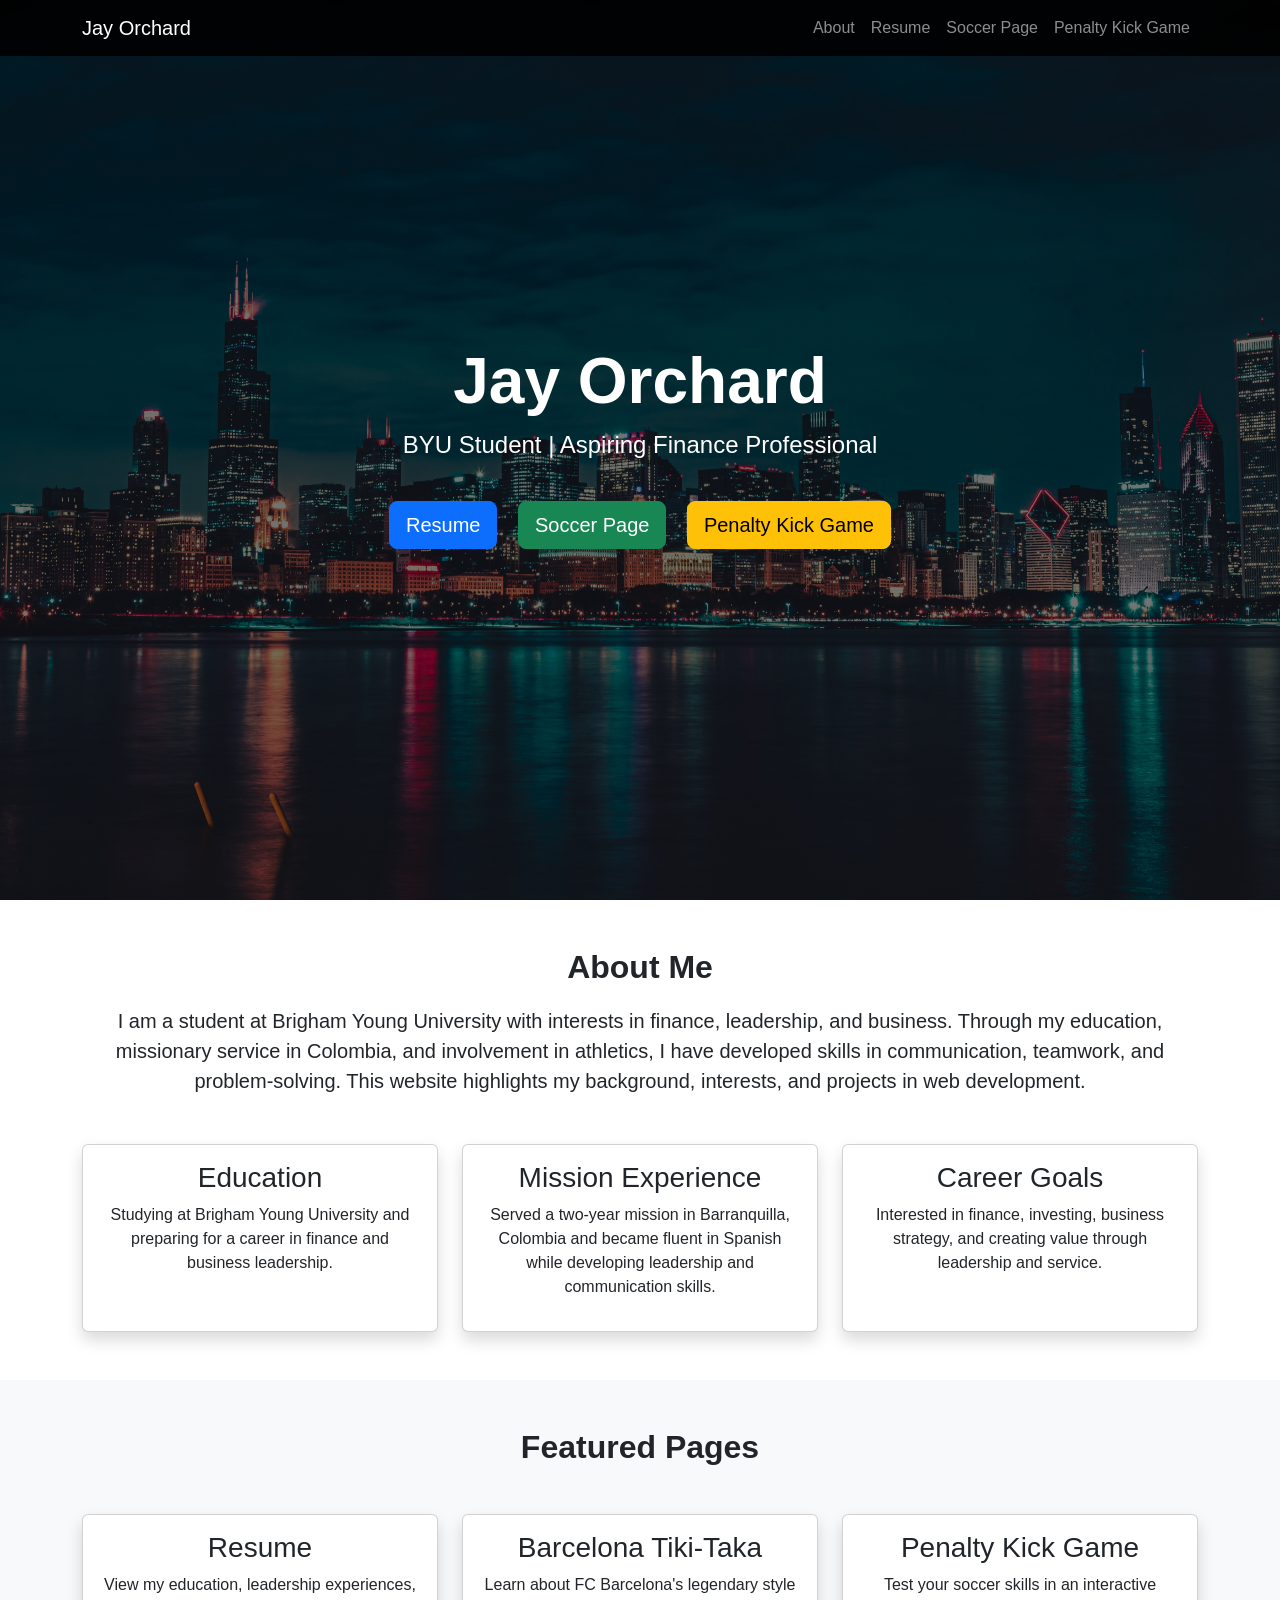
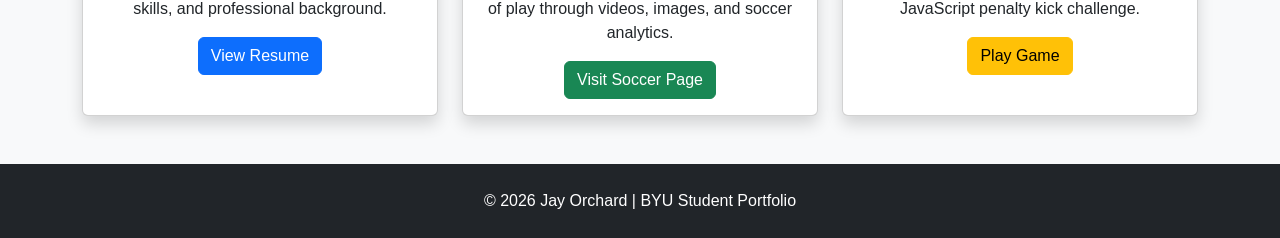
<file: index.html>
<!DOCTYPE html>
<html lang="en">
<head>
    <meta charset="utf-8">
    <meta name="viewport" content="width=device-width, initial-scale=1">
    <title>Jay Orchard Portfolio</title>

    <link href="https://cdn.jsdelivr.net/npm/bootstrap@5.3.3/dist/css/bootstrap.min.css" rel="stylesheet">

    <style>
        html {
            scroll-behavior: smooth;
        }

        body {
            font-family: Arial, sans-serif;
        }

        .hero {
            height: 100vh;
            background:
                linear-gradient(rgba(0,0,0,.55), rgba(0,0,0,.55)),
                url("skyline.jpg");
            background-size: cover;
            background-position: center;
            display: flex;
            align-items: center;
            text-align: center;
            color: white;
        }

        .hero h1 {
            font-size: 4rem;
            font-weight: bold;
        }

        .hero p {
            font-size: 1.5rem;
            margin-bottom: 30px;
        }

        .section-title {
            font-weight: bold;
            margin-bottom: 20px;
        }

        .card {
            transition: .3s;
            height: 100%;
        }

        .card:hover {
            transform: translateY(-5px);
        }

        footer {
            background-color: #212529;
            color: white;
            padding: 25px;
            text-align: center;
        }

        .navbar {
            background-color: rgba(0,0,0,.9);
        }
    </style>
</head>

<body>

<nav class="navbar navbar-expand-lg navbar-dark fixed-top">
    <div class="container">
        <a class="navbar-brand" href="#">Jay Orchard</a>

        <button class="navbar-toggler" type="button"
            data-bs-toggle="collapse"
            data-bs-target="#navbarNav">
            <span class="navbar-toggler-icon"></span>
        </button>

        <div class="collapse navbar-collapse" id="navbarNav">
            <ul class="navbar-nav ms-auto">

                <li class="nav-item">
                    <a class="nav-link" href="#about">About</a>
                </li>

                <li class="nav-item">
                    <a class="nav-link" href="resume.html">Resume</a>
                </li>

                <li class="nav-item">
                    <a class="nav-link" href="scratch.html">Soccer Page</a>
                </li>

                <li class="nav-item">
                    <a class="nav-link" href="app.html">Penalty Kick Game</a>
                </li>

            </ul>
        </div>
    </div>
</nav>

<section class="hero">
    <div class="container">

        <h1>Jay Orchard</h1>

        <p>
            BYU Student | Aspiring Finance Professional
        </p>

        <a href="resume.html" class="btn btn-primary btn-lg m-2">
            Resume
        </a>

        <a href="scratch.html" class="btn btn-success btn-lg m-2">
            Soccer Page
        </a>

        <a href="app.html" class="btn btn-warning btn-lg m-2">
            Penalty Kick Game
        </a>

    </div>
</section>

<section id="about" class="py-5">
    <div class="container">

        <div class="text-center mb-5">
            <h2 class="section-title">About Me</h2>

            <p class="lead">
                I am a student at Brigham Young University with interests in finance, leadership, and business. Through my education, missionary service in Colombia, and involvement in athletics, I have developed skills in communication, teamwork, and problem-solving. This website highlights my background, interests, and projects in web development.
                
            </p>
        </div>

        <div class="row g-4">

            <div class="col-md-4">
                <div class="card shadow">

                    <div class="card-body text-center">

                        <h3>Education</h3>

                        <p>
                            Studying at Brigham Young University and preparing
                            for a career in finance and business leadership.
                        </p>

                    </div>
                </div>
            </div>

            <div class="col-md-4">
                <div class="card shadow">

                    <div class="card-body text-center">

                        <h3>Mission Experience</h3>

                        <p>
                            Served a two-year mission in Barranquilla,
                            Colombia and became fluent in Spanish while
                            developing leadership and communication skills.
                        </p>

                    </div>
                </div>
            </div>

            <div class="col-md-4">
                <div class="card shadow">

                    <div class="card-body text-center">

                        <h3>Career Goals</h3>

                        <p>
                            Interested in finance, investing,
                            business strategy, and creating value
                            through leadership and service.
                        </p>

                    </div>
                </div>
            </div>

        </div>

    </div>
</section>

<section class="bg-light py-5">
    <div class="container">

        <div class="text-center mb-5">
            <h2 class="section-title">Featured Pages</h2>
        </div>

        <div class="row g-4">

            <div class="col-md-4">
                <div class="card shadow">

                    <div class="card-body text-center">

                        <h3>Resume</h3>

                        <p>
                            View my education, leadership experiences,
                            skills, and professional background.
                        </p>

                        <a href="resume.html" class="btn btn-primary">
                            View Resume
                        </a>

                    </div>
                </div>
            </div>

            <div class="col-md-4">
                <div class="card shadow">

                    <div class="card-body text-center">

                        <h3>Barcelona Tiki-Taka</h3>

                        <p>
                            Learn about FC Barcelona's legendary
                            style of play through videos,
                            images, and soccer analytics.
                        </p>

                        <a href="scratch.html" class="btn btn-success">
                            Visit Soccer Page
                        </a>

                    </div>
                </div>
            </div>

            <div class="col-md-4">
                <div class="card shadow">

                    <div class="card-body text-center">

                        <h3>Penalty Kick Game</h3>

                        <p>
                            Test your soccer skills in an
                            interactive JavaScript penalty
                            kick challenge.
                        </p>

                        <a href="app.html" class="btn btn-warning">
                            Play Game
                        </a>

                    </div>
                </div>
            </div>

        </div>

    </div>
</section>

<footer>
    © 2026 Jay Orchard | BYU Student Portfolio
</footer>

<script src="https://cdn.jsdelivr.net/npm/bootstrap@5.3.3/dist/js/bootstrap.bundle.min.js"></script>

</body>
</html>
</file>
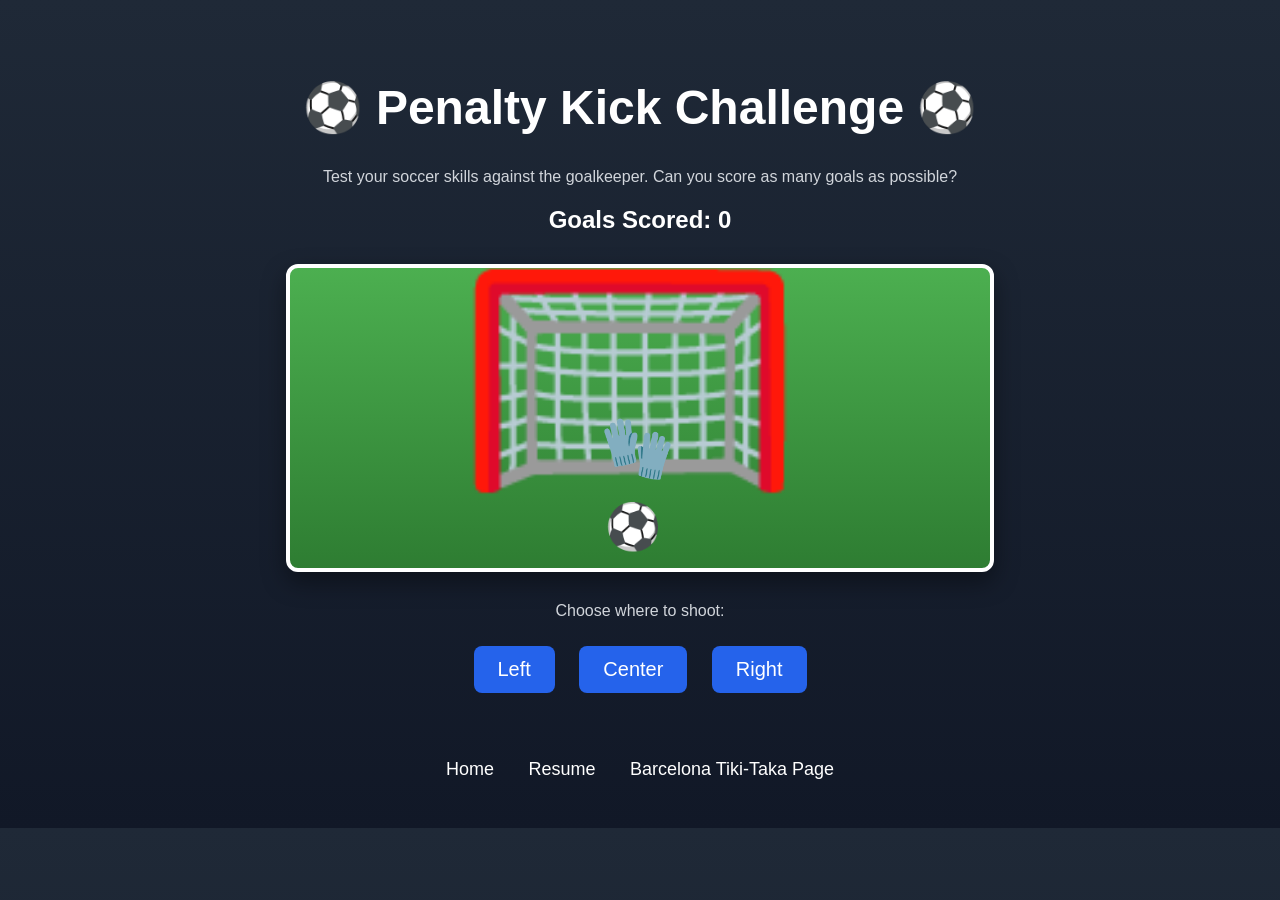
<file: app.html>
<!DOCTYPE html>

<html lang="en">
<head>
    <meta charset="UTF-8">
    <meta name="viewport" content="width=device-width, initial-scale=1.0">
    <title>Penalty Kick Game</title>


<style>

    body {
text-align: center;
font-family: Arial, sans-serif;
background: linear-gradient(#1f2937, #111827);
padding: 40px;
color: white;
}

h1 {
color: white;
font-size: 48px;
}

p {
color: #d1d5db;
}

button {
font-size: 20px;
padding: 12px 24px;
margin: 10px;
cursor: pointer;
border-radius: 8px;
border: none;
background-color: #2563eb;
color: white;
transition: 0.3s;
}

button:hover {
background-color: #1d4ed8;
}

#scoreboard {
font-size: 24px;
margin: 20px;
color: white;
font-weight: bold;
}

#result {
margin-top: 20px;
font-size: 28px;
font-weight: bold;
color: white;
}

#field {
position: relative;
width: 700px;
height: 300px;
margin: 30px auto;
border: 4px solid #ffffff;
background: linear-gradient(#4CAF50, #2E7D32);
overflow: hidden;
border-radius: 12px;
box-shadow: 0 10px 25px rgba(0,0,0,.4);
}

#goal {
font-size: 280px;
position: absolute;
top: -55px;
left: 165px;
}

#keeper {
font-size: 60px;
position: absolute;
top: 145px;
left: 310px;
transition: all 0.5s ease;
}

#ball {
font-size: 45px;
position: absolute;
bottom: 15px;
left: 315px;
transition: all 0.5s ease;
}

a {
color: white;
font-size: 18px;
text-decoration: none;
margin: 0 15px;
}

a:hover {
text-decoration: underline;
}


</style>


</head>

<body>

<div class="game-card">


<h1>⚽ Penalty Kick Challenge ⚽</h1>

<p>
    Test your soccer skills against the goalkeeper.
    Can you score as many goals as possible?
</p>

<h2 id="scoreboard">Goals Scored: 0</h2>

<div id="field">

    <div id="goal">🥅</div>

    <div id="keeper">🧤</div>

    <div id="ball">⚽</div>

</div>

<p>Choose where to shoot:</p>

<button onclick="shoot('Left')">Left</button>
<button onclick="shoot('Center')">Center</button>
<button onclick="shoot('Right')">Right</button>

<div id="result"></div>

<br><br>

<div class="nav-links">
    <a href="index.html">Home</a>
    <a href="resume.html">Resume</a>
    <a href="scratch.html">Barcelona Tiki-Taka Page</a>
</div>


</div>

<script>

    let score = 0;

    function shoot(playerChoice) {

        const options = ["Left", "Center", "Right"];

        const goalieChoice =
            options[Math.floor(Math.random() * options.length)];

        const ball = document.getElementById("ball");
        const keeper = document.getElementById("keeper");

        // Reset positions

        ball.style.left = "315px";
        keeper.style.left = "310px";

        setTimeout(() => {

            // Ball movement

            if (playerChoice === "Left") {
                ball.style.left = "250px";
            }

            if (playerChoice === "Center") {
                ball.style.left = "315px";
            }

            if (playerChoice === "Right") {
                ball.style.left = "430px";
            }

            // Keeper movement

            if (goalieChoice === "Left") {
                keeper.style.left = "250px";
            }

            if (goalieChoice === "Center") {
                keeper.style.left = "310px";
            }

            if (goalieChoice === "Right") {
                keeper.style.left = "430px";
            }

        }, 100);

        let result = "";

        if (playerChoice === goalieChoice) {

            result =
                "🧤 SAVE! The goalkeeper guessed " +
                goalieChoice + ".";

        } else {

            score++;

            document.getElementById("scoreboard").innerHTML =
                "Goals Scored: " + score;

            result =
                "⚽ GOAL! The goalkeeper guessed " +
                goalieChoice + ".";

        }

        document.getElementById("result").innerHTML =
            result;
    }

</script>

</body>
</html>
</file>
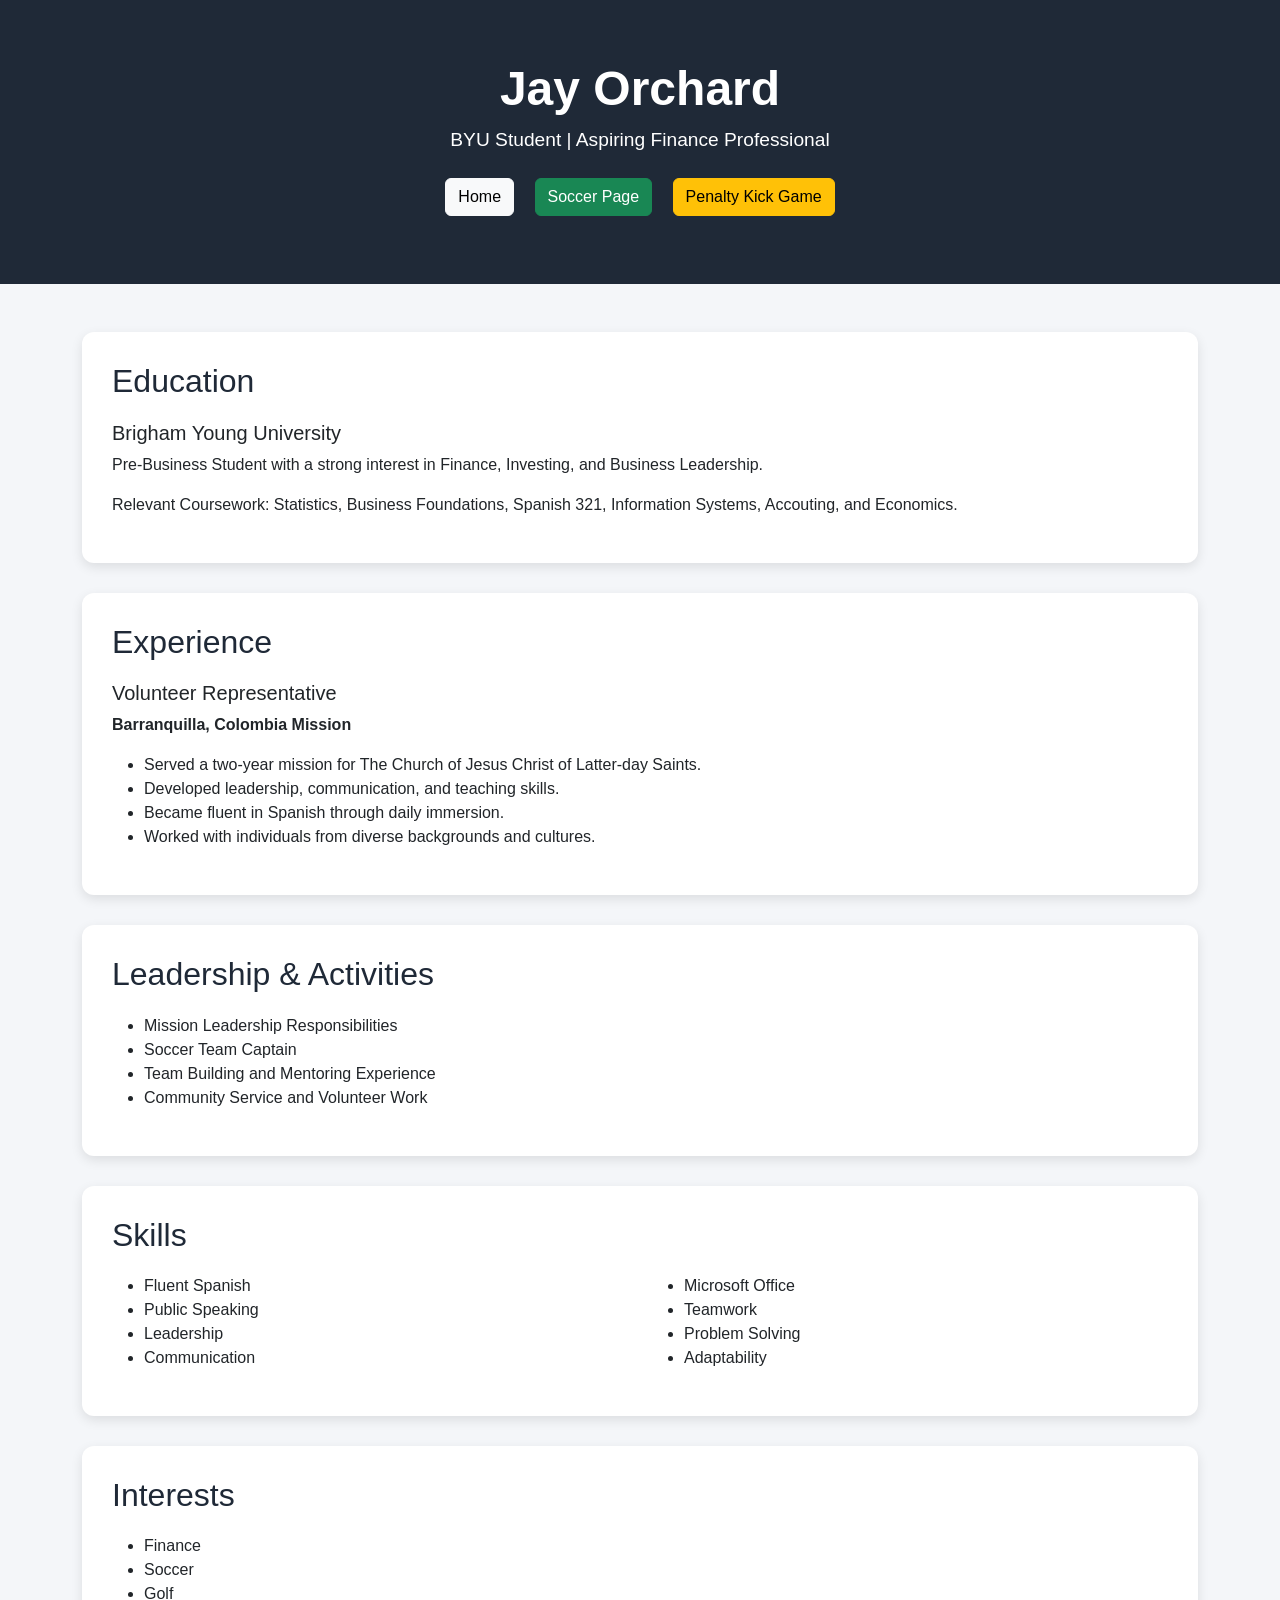
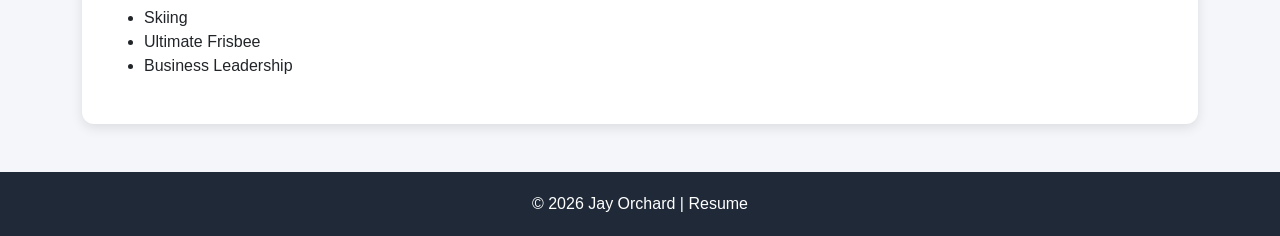
<file: resume.html>
<!DOCTYPE html>
<html lang="en">
<head>
    <meta charset="UTF-8">
    <meta name="viewport" content="width=device-width, initial-scale=1.0">
    <title>Jay Orchard Resume</title>

    <link href="https://cdn.jsdelivr.net/npm/bootstrap@5.3.3/dist/css/bootstrap.min.css" rel="stylesheet">

    <style>
        body {
            background-color: #f4f6f9;
            font-family: Arial, sans-serif;
        }

        .header {
            background: #1f2937;
            color: white;
            text-align: center;
            padding: 60px 20px;
        }

        .header h1 {
            font-size: 3rem;
            font-weight: bold;
        }

        .header p {
            font-size: 1.2rem;
        }

        .section-card {
            background: white;
            padding: 30px;
            border-radius: 12px;
            box-shadow: 0 4px 12px rgba(0,0,0,.1);
            margin-bottom: 30px;
        }

        h2 {
            color: #1f2937;
            margin-bottom: 20px;
        }

        .btn-home {
            margin-top: 20px;
        }

        footer {
            background: #1f2937;
            color: white;
            text-align: center;
            padding: 20px;
            margin-top: 40px;
        }
    </style>
</head>

<body>

    <div class="header">
        <h1>Jay Orchard</h1>
        <p>BYU Student | Aspiring Finance Professional</p>

        <a href="index.html" class="btn btn-light m-2">Home</a>
        <a href="scratch.html" class="btn btn-success m-2">Soccer Page</a>
        <a href="app.html" class="btn btn-warning m-2">Penalty Kick Game</a>
    </div>

    <div class="container my-5">

        <div class="section-card">
            <h2>Education</h2>

            <h5>Brigham Young University</h5>

            <p>
                Pre-Business Student with a strong interest in Finance,
                Investing, and Business Leadership.
            </p>

            <p>
                Relevant Coursework: Statistics, Business Foundations,
                Spanish 321, Information Systems, Accouting, and Economics.
            </p>
        </div>

        <div class="section-card">
            <h2>Experience</h2>

            <h5>Volunteer Representative</h5>

            <p><strong>Barranquilla, Colombia Mission</strong></p>

            <ul>
                <li>Served a two-year mission for The Church of Jesus Christ of Latter-day Saints.</li>
                <li>Developed leadership, communication, and teaching skills.</li>
                <li>Became fluent in Spanish through daily immersion.</li>
                <li>Worked with individuals from diverse backgrounds and cultures.</li>
            </ul>
        </div>

        <div class="section-card">
            <h2>Leadership & Activities</h2>

            <ul>
                <li>Mission Leadership Responsibilities</li>
                <li>Soccer Team Captain</li>
                <li>Team Building and Mentoring Experience</li>
                <li>Community Service and Volunteer Work</li>
            </ul>
        </div>

        <div class="section-card">
            <h2>Skills</h2>

            <div class="row">
                <div class="col-md-6">
                    <ul>
                        <li>Fluent Spanish</li>
                        <li>Public Speaking</li>
                        <li>Leadership</li>
                        <li>Communication</li>
                    </ul>
                </div>

                <div class="col-md-6">
                    <ul>
                        <li>Microsoft Office</li>
                        <li>Teamwork</li>
                        <li>Problem Solving</li>
                        <li>Adaptability</li>
                    </ul>
                </div>
            </div>
        </div>

        <div class="section-card">
            <h2>Interests</h2>

            <ul>
                <li>Finance</li>
                <li>Soccer</li>
                <li>Golf</li>
                <li>Skiing</li>
                <li>Ultimate Frisbee</li>
                <li>Business Leadership</li>
            </ul>
        </div>

    </div>

    <footer>
        © 2026 Jay Orchard | Resume
    </footer>

</body>
</html>
</file>
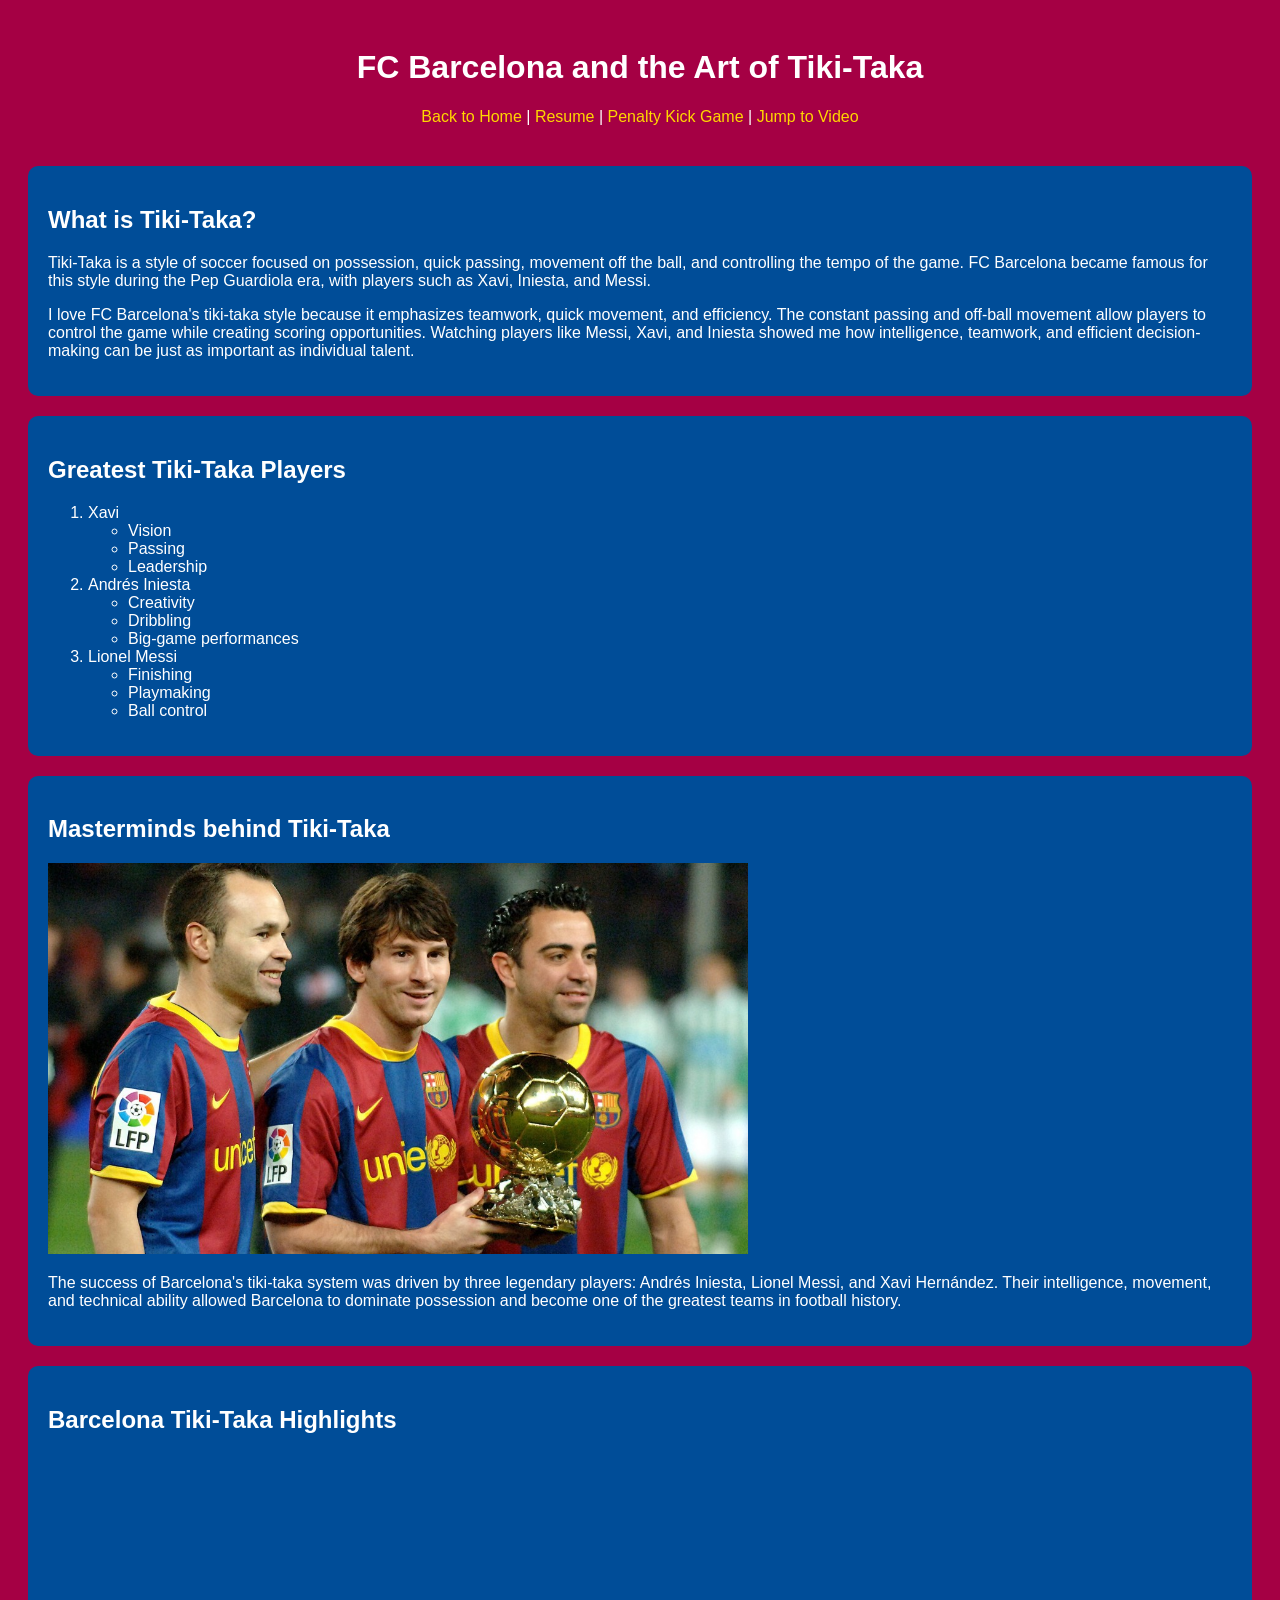
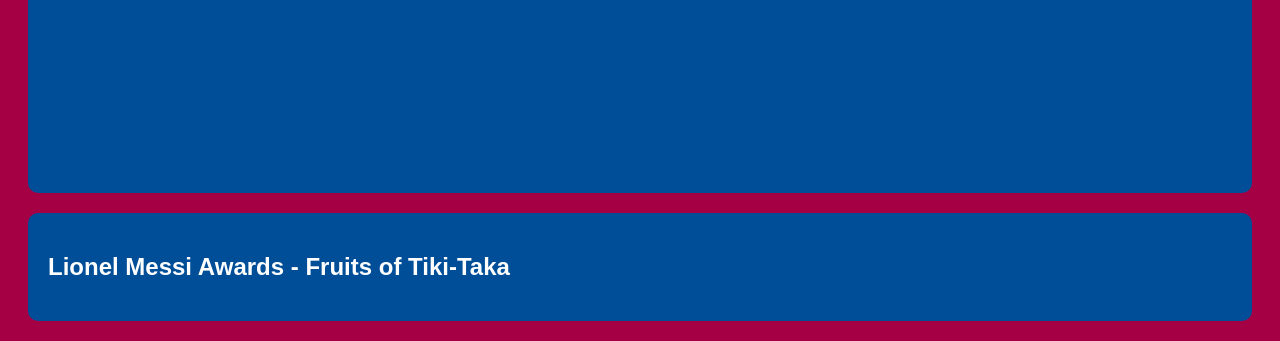
<file: scratch.html>
<!DOCTYPE html>
<html lang="en">
<head>
    <meta charset="UTF-8">
    <meta name="viewport" content="width=device-width, initial-scale=1.0">
    <title>Barcelona Tiki-Taka</title>
    <link rel="stylesheet" href="scratch.css">
</head>

<body>

<div class="header">
    <h1>FC Barcelona and the Art of Tiki-Taka</h1>

    <a href="index.html" class="link">Back to Home</a> |
    <a href="resume.html" class="link">Resume</a> |
    <a href="app.html" class="link">Penalty Kick Game</a> |
    <a href="#video" class="link">Jump to Video</a>
</div>

<div class="section">
    <h2>What is Tiki-Taka?</h2>

    <p>
        Tiki-Taka is a style of soccer focused on possession, quick passing,
        movement off the ball, and controlling the tempo of the game.
        FC Barcelona became famous for this style during the Pep Guardiola era,
        with players such as Xavi, Iniesta, and Messi.
    </p>
    <p>
I love FC Barcelona's tiki-taka style because it emphasizes teamwork, quick movement, and efficiency. The constant passing and off-ball movement allow players to control the game while creating scoring opportunities. Watching players like Messi, Xavi, and Iniesta showed me how intelligence, teamwork, and efficient decision-making can be just as important as individual talent.
</p>
</div>

<div class="section">
    <h2>Greatest Tiki-Taka Players</h2>

    <ol>
        <li>Xavi
            <ul>
                <li>Vision</li>
                <li>Passing</li>
                <li>Leadership</li>
            </ul>
        </li>

        <li>Andrés Iniesta
            <ul>
                <li>Creativity</li>
                <li>Dribbling</li>
                <li>Big-game performances</li>
            </ul>
        </li>

        <li>Lionel Messi
            <ul>
                <li>Finishing</li>
                <li>Playmaking</li>
                <li>Ball control</li>
            </ul>
        </li>
    </ol>
</div>

<div class="section">
    <h2>Masterminds behind Tiki-Taka</h2>

        <img src="tikitaka.jpg" width="700">
    <p>
The success of Barcelona's tiki-taka system was driven by three legendary players:
Andrés Iniesta, Lionel Messi, and Xavi Hernández. Their intelligence, movement,
and technical ability allowed Barcelona to dominate possession and become one of
the greatest teams in football history.
</p>
</div>

<div class="section" id="video">
    <h2>Barcelona Tiki-Taka Highlights</h2>

    <iframe width="560" height="315"
src="https://www.youtube.com/embed/0SNRDt3zhH0?si=4EnPbQutTPELA59K"
title="YouTube video player"
frameborder="0"
allow="accelerometer; autoplay; clipboard-write; encrypted-media; gyroscope; picture-in-picture; web-share"
referrerpolicy="strict-origin-when-cross-origin"
allowfullscreen>
</iframe>
</div>

<div class="section">
    <h2>Lionel Messi Awards - Fruits of Tiki-Taka</h2>

    <div class='tableauPlaceholder' id='viz1781761694793' style='position: relative'>
        <noscript>
            <a href='#'>
                <img alt='01.títulos_por_año'
                     src='https://public.tableau.com/static/images/me/messi-awards-01/01_ttulos_por_ao/1_rss.png'
                     style='border: none' />
            </a>
        </noscript>

        <object class='tableauViz' style='display:none;'>
            <param name='host_url' value='https%3A%2F%2Fpublic.tableau.com%2F' />
            <param name='embed_code_version' value='3' />
            <param name='site_root' value='' />
            <param name='name' value='messi-awards-01/01_ttulos_por_ao' />
            <param name='tabs' value='no' />
            <param name='toolbar' value='yes' />
            <param name='static_image' value='https://public.tableau.com/static/images/me/messi-awards-01/01_ttulos_por_ao/1.png' />
            <param name='animate_transition' value='yes' />
            <param name='display_static_image' value='yes' />
            <param name='display_spinner' value='yes' />
            <param name='display_overlay' value='yes' />
            <param name='display_count' value='yes' />
            <param name='language' value='en-US' />
        </object>
    </div>

    <script type='text/javascript'>
        var divElement = document.getElementById('viz1781761694793');
        var vizElement = divElement.getElementsByTagName('object')[0];
        vizElement.style.width='100%';
        vizElement.style.height='900px';

        var scriptElement = document.createElement('script');
        scriptElement.src='https://public.tableau.com/javascripts/api/viz_v1.js';
        vizElement.parentNode.insertBefore(scriptElement, vizElement);
    </script>
</div>

</body>
</html>
</file>
<file: scratch.css>
body {
    background-color: #a50044;
    color: white;
    font-family: Arial, sans-serif;
}

.header {
    text-align: center;
    padding: 20px;
}

.section {
    background-color: #004d98;
    margin: 20px;
    padding: 20px;
    border-radius: 10px;
}

.link {
    color: gold;
    text-decoration: none;
}
</file>
